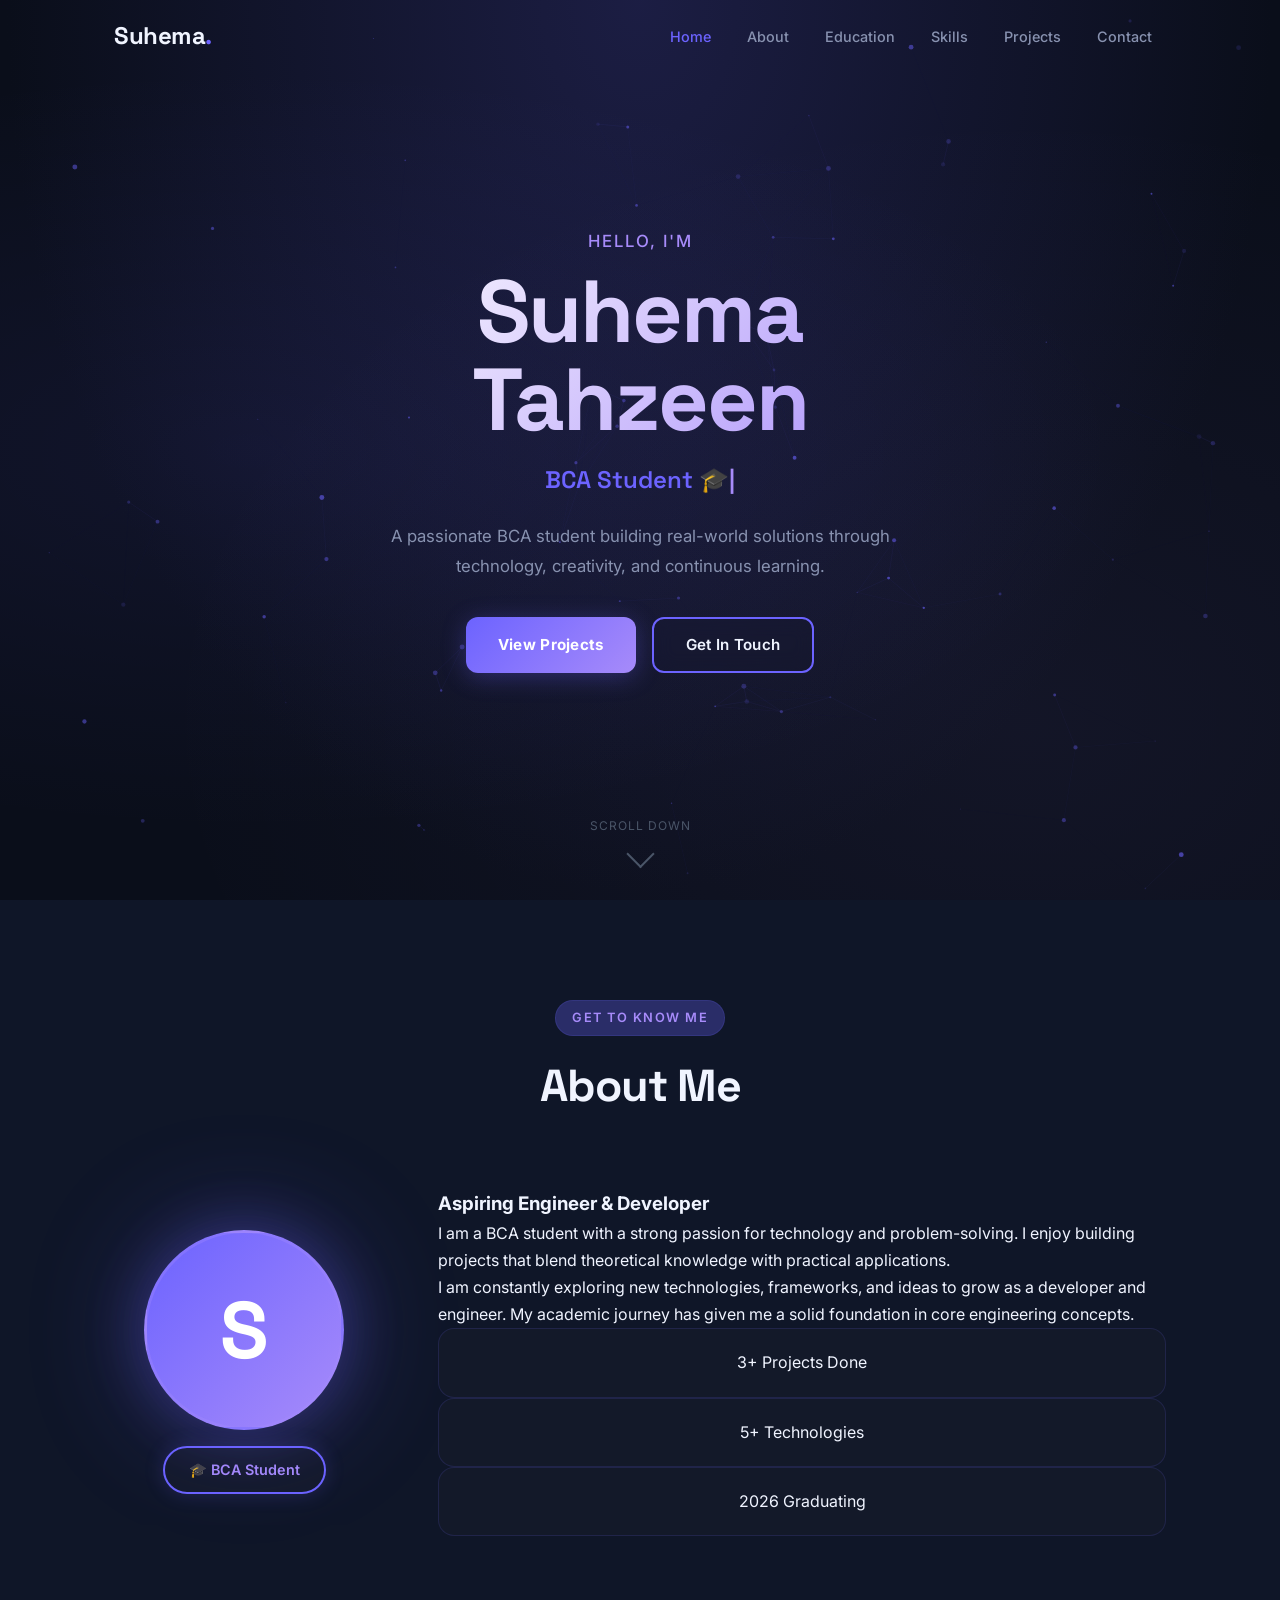
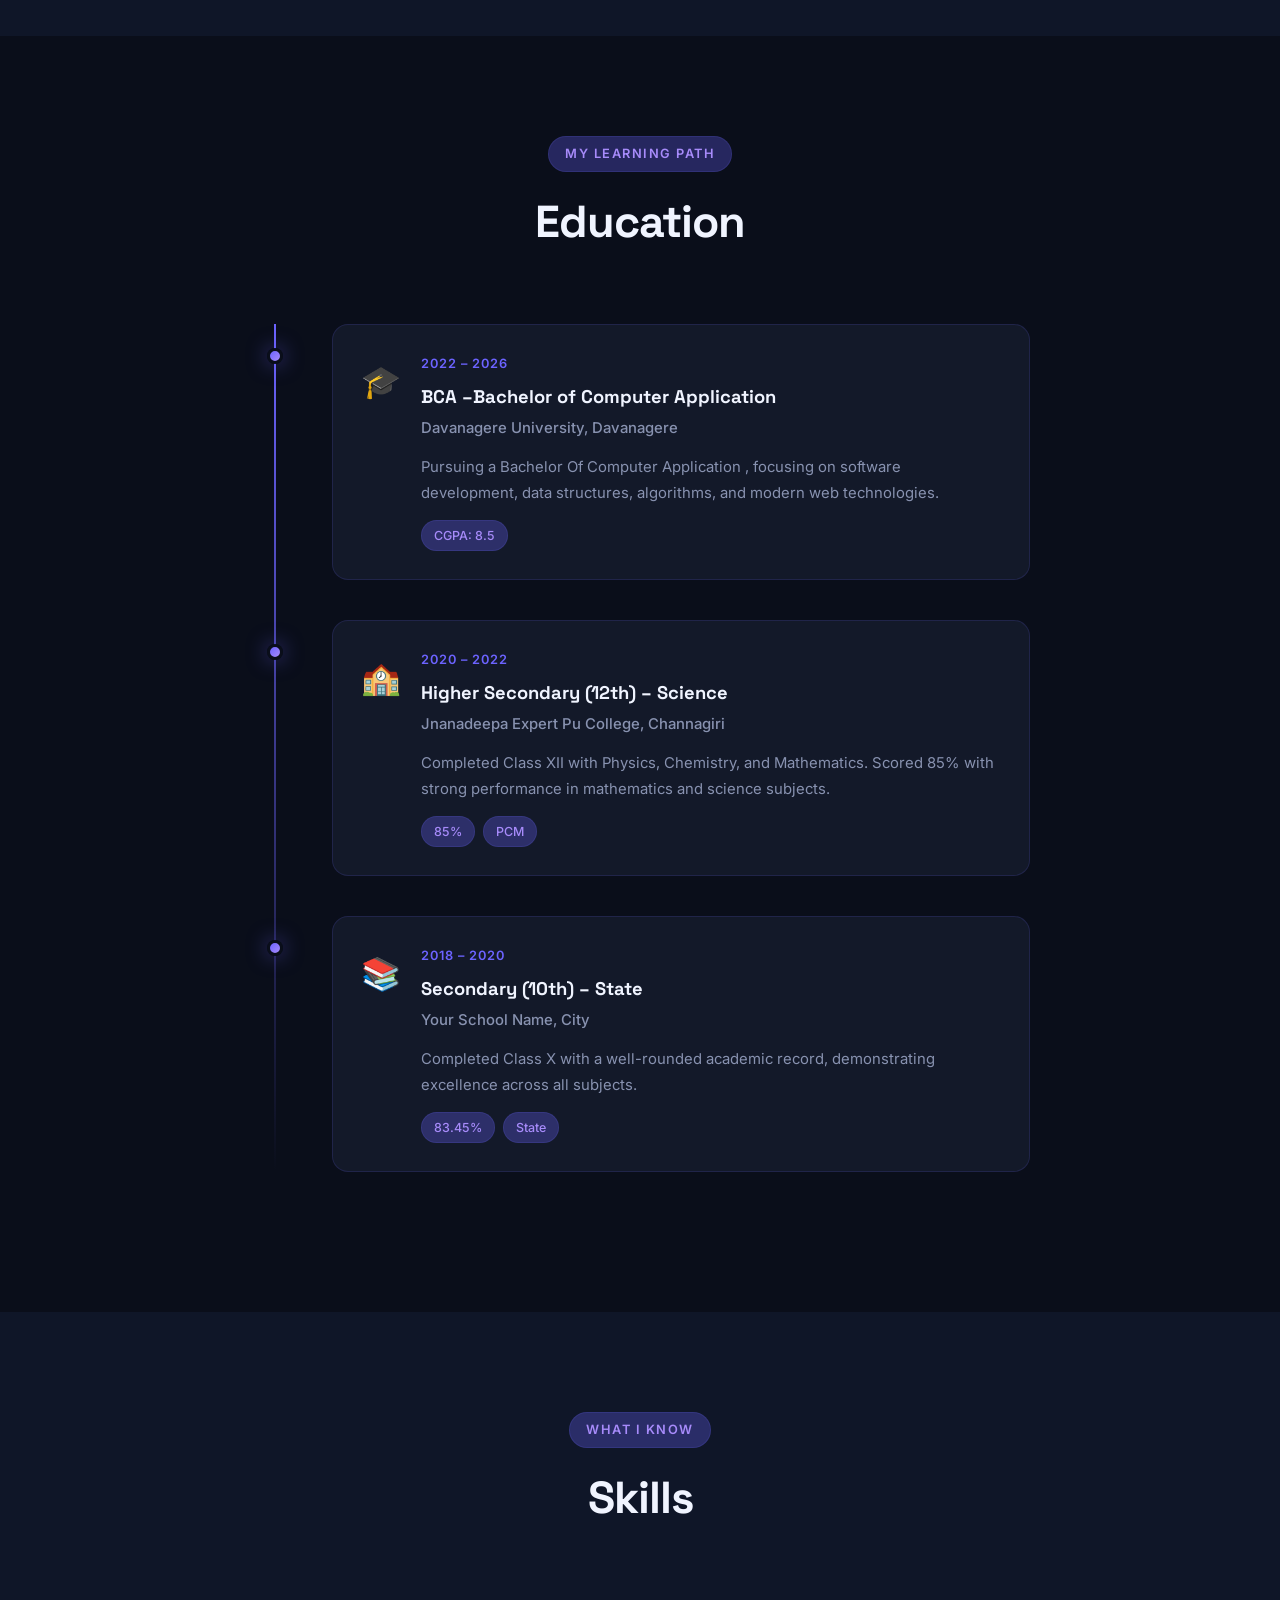
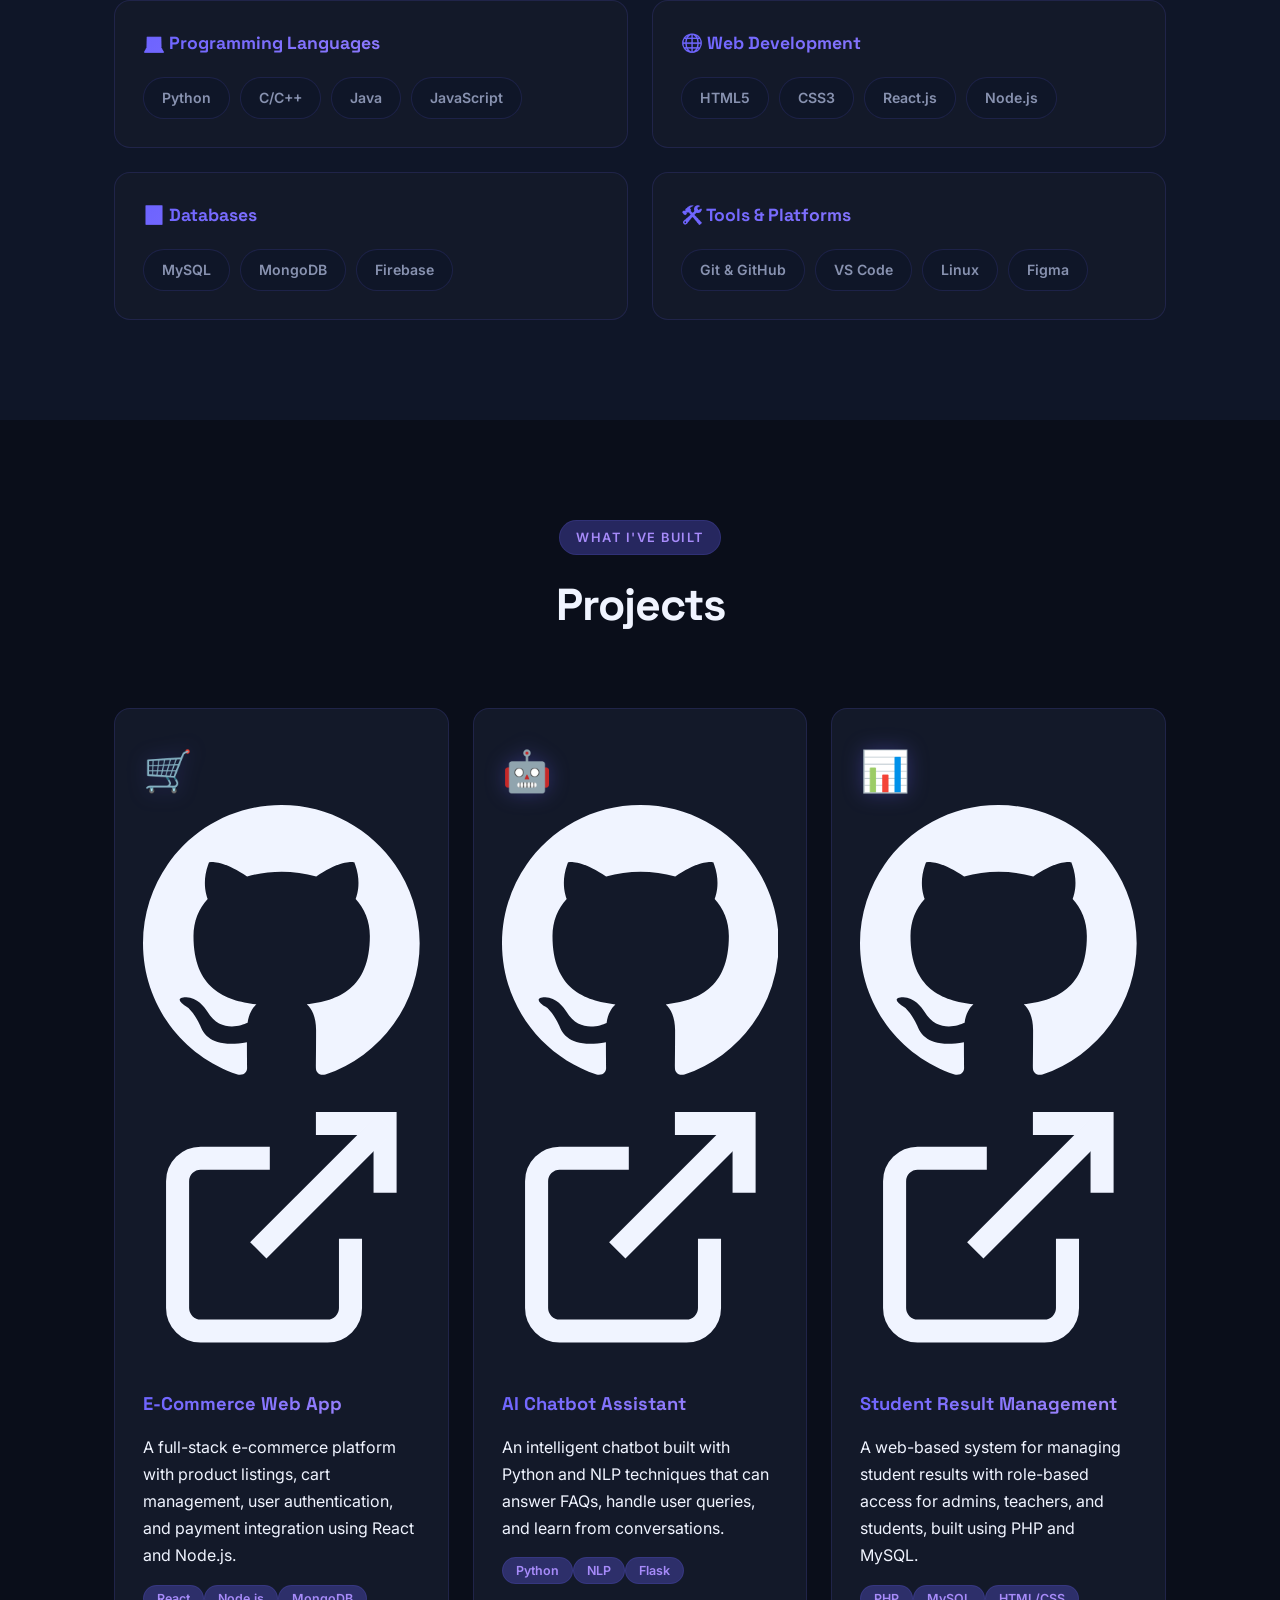
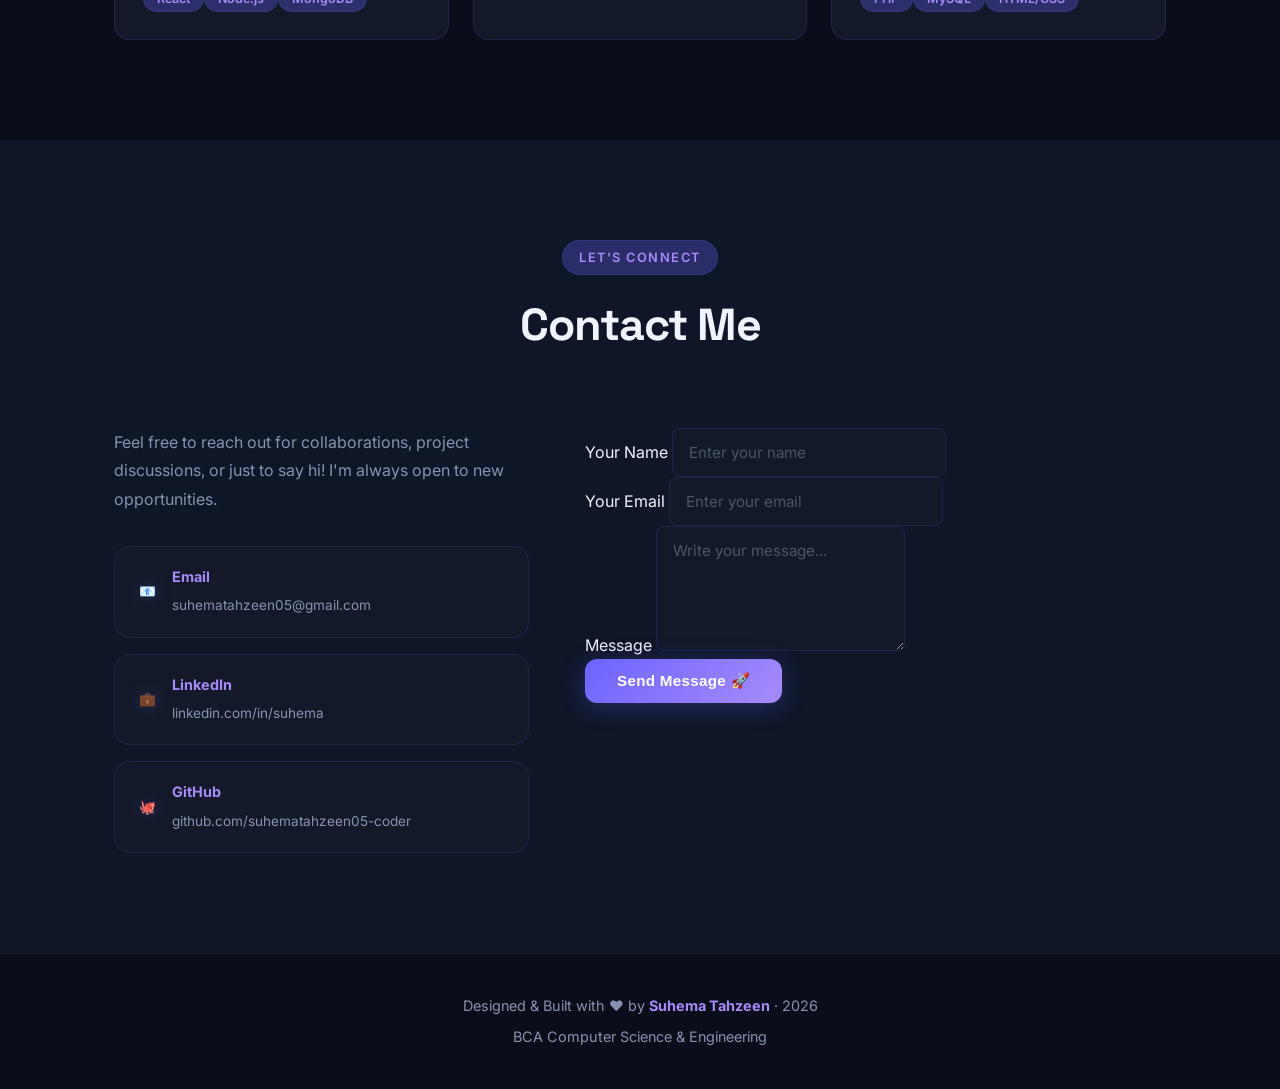
<file: index.html>
<!DOCTYPE html>
<html lang="en">
<head>
  <meta charset="UTF-8" />
  <meta name="viewport" content="width=device-width, initial-scale=1.0" />
  <title>Suhema Tahzeen | BCA Portfolio</title>
  <meta name="description" content="BCA student portfolio showcasing academic history, projects, and skills." />
  <link rel="preconnect" href="https://fonts.googleapis.com" />
  <link rel="preconnect" href="https://fonts.gstatic.com" crossorigin />
  <link href="https://fonts.googleapis.com/css2?family=Inter:wght@300;400;500;600;700;800&family=Space+Grotesk:wght@400;500;600;700&display=swap" rel="stylesheet" />
  <link rel="stylesheet" href="style.css" />
</head>
<body>

  <!-- NAV -->
  <nav id="navbar">
    <div class="nav-container">
      <a href="#home" class="nav-logo">Suhema<span>.</span></a>
      <ul class="nav-links">
        <li><a href="#home">Home</a></li>
        <li><a href="#about">About</a></li>
        <li><a href="#education">Education</a></li>
        <li><a href="#skills">Skills</a></li>
        <li><a href="#projects">Projects</a></li>
        <li><a href="#contact">Contact</a></li>
      </ul>
      <button class="hamburger" id="hamburger" aria-label="Toggle menu">
        <span></span><span></span><span></span>
      </button>
    </div>
  </nav>

  <!-- HERO -->
  <section id="home" class="hero">
    <div class="hero-bg-overlay"></div>
    <canvas id="particles-canvas"></canvas>
    <div class="hero-content">
      <p class="hero-greeting">Hello, I'm</p>
      <h1 class="hero-name">Suhema Tahzeen</h1>
      <div class="hero-typewriter">
        <span id="typewriter-text"></span><span class="cursor">|</span>
      </div>
      <p class="hero-desc">A passionate BCA student building real-world solutions through technology, creativity, and continuous learning.</p>
      <div class="hero-buttons">
        <a href="#projects" class="btn btn-primary">View Projects</a>
        <a href="#contact" class="btn btn-outline">Get In Touch</a>
      </div>
    </div>
    <div class="hero-scroll-indicator">
      <span>Scroll Down</span>
      <div class="scroll-arrow"></div>
    </div>
  </section>

  <!-- ABOUT -->
  <section id="about" class="section about-section">
    <div class="container">
      <div class="section-header">
        <span class="section-tag">Get To Know Me</span>
        <h2 class="section-title">About Me</h2>
      </div>
      <div class="about-grid">
        <div class="about-avatar-wrapper">
          <div class="about-avatar">
            <div class="avatar-initials">S</div>
          </div>
          <div class="about-badge">🎓 BCA Student</div>
        </div>
        <div class="about-text">
          <h3>Aspiring Engineer &amp; Developer</h3>
          <p>I am a BCA student with a strong passion for technology and problem-solving. I enjoy building projects that blend theoretical knowledge with practical applications.</p>
          <p>I am constantly exploring new technologies, frameworks, and ideas to grow as a developer and engineer. My academic journey has given me a solid foundation in core engineering concepts.</p>
          <div class="about-stats">
            <div class="stat-card">
              <span class="stat-num">3+</span>
              <span class="stat-label">Projects Done</span>
            </div>
            <div class="stat-card">
              <span class="stat-num">5+</span>
              <span class="stat-label">Technologies</span>
            </div>
            <div class="stat-card">
              <span class="stat-num">2026</span>
              <span class="stat-label">Graduating</span>
            </div>
          </div>
        </div>
      </div>
    </div>
  </section>

  <!-- EDUCATION -->
  <section id="education" class="section education-section">
    <div class="container">
      <div class="section-header">
        <span class="section-tag">My Learning Path</span>
        <h2 class="section-title">Education</h2>
      </div>
      <div class="timeline">
        <div class="timeline-item" data-aos>
          <div class="timeline-dot"></div>
          <div class="timeline-card">
            <div class="timeline-icon">🎓</div>
            <div class="timeline-content">
              <span class="timeline-year">2022 – 2026</span>
              <h3>BCA –Bachelor of Computer Application</h3>
              <p class="timeline-institute">Davanagere University, Davanagere</p>
              <p>Pursuing a Bachelor Of Computer Application , focusing on software development, data structures, algorithms, and modern web technologies.</p>
              <div class="timeline-tags">
                <span>CGPA: 8.5</span>
              </div>
            </div>
          </div>
        </div>
        <div class="timeline-item" data-aos>
          <div class="timeline-dot"></div>
          <div class="timeline-card">
            <div class="timeline-icon">🏫</div>
            <div class="timeline-content">
              <span class="timeline-year">2020 – 2022</span>
              <h3>Higher Secondary (12th) – Science</h3>
              <p class="timeline-institute">Jnanadeepa Expert Pu College, Channagiri</p>
              <p>Completed Class XII with Physics, Chemistry, and Mathematics. Scored 85% with strong performance in mathematics and science subjects.</p>
              <div class="timeline-tags">
                <span>85%</span>
                <span>PCM</span>
              </div>
            </div>
          </div>
        </div>
        <div class="timeline-item" data-aos>
          <div class="timeline-dot"></div>
          <div class="timeline-card">
            <div class="timeline-icon">📚</div>
            <div class="timeline-content">
              <span class="timeline-year">2018 – 2020</span>
              <h3>Secondary (10th) – State</h3>
              <p class="timeline-institute">Your School Name, City</p>
              <p>Completed Class X with a well-rounded academic record, demonstrating excellence across all subjects.</p>
              <div class="timeline-tags">
                <span>83.45%</span>
                <span>State</span>
              </div>
            </div>
          </div>
        </div>
      </div>
    </div>
  </section>

  <!-- SKILLS -->
  <section id="skills" class="section skills-section">
    <div class="container">
      <div class="section-header">
        <span class="section-tag">What I Know</span>
        <h2 class="section-title">Skills</h2>
      </div>
      <div class="skills-grid">
        <div class="skill-category">
          <h3>💻 Programming Languages</h3>
          <div class="skill-pills">
            <span class="pill">Python</span>
            <span class="pill">C/C++</span>
            <span class="pill">Java</span>
            <span class="pill">JavaScript</span>
          </div>
        </div>
        <div class="skill-category">
          <h3>🌐 Web Development</h3>
          <div class="skill-pills">
            <span class="pill">HTML5</span>
            <span class="pill">CSS3</span>
            <span class="pill">React.js</span>
            <span class="pill">Node.js</span>
          </div>
        </div>
        <div class="skill-category">
          <h3>🗄️ Databases</h3>
          <div class="skill-pills">
            <span class="pill">MySQL</span>
            <span class="pill">MongoDB</span>
            <span class="pill">Firebase</span>
          </div>
        </div>
        <div class="skill-category">
          <h3>🛠️ Tools &amp; Platforms</h3>
          <div class="skill-pills">
            <span class="pill">Git &amp; GitHub</span>
            <span class="pill">VS Code</span>
            <span class="pill">Linux</span>
            <span class="pill">Figma</span>
          </div>
        </div>
      </div>
    </div>
  </section>

  <!-- PROJECTS -->
  <section id="projects" class="section projects-section">
    <div class="container">
      <div class="section-header">
        <span class="section-tag">What I've Built</span>
        <h2 class="section-title">Projects</h2>
      </div>
      <div class="projects-grid">

        <div class="project-card" data-aos>
          <div class="project-card-top">
            <div class="project-icon">🛒</div>
            <div class="project-links">
              <a href="#" class="project-link" title="GitHub">
                <svg viewBox="0 0 24 24" fill="currentColor"><path d="M12 0C5.37 0 0 5.37 0 12c0 5.31 3.435 9.795 8.205 11.385.6.105.825-.255.825-.57 0-.285-.015-1.23-.015-2.235-3.015.555-3.795-.735-4.035-1.41-.135-.345-.72-1.41-1.23-1.695-.42-.225-1.02-.78-.015-.795.945-.015 1.62.87 1.845 1.23 1.08 1.815 2.805 1.305 3.495.99.105-.78.42-1.305.765-1.605-2.67-.3-5.46-1.335-5.46-5.925 0-1.305.465-2.385 1.23-3.225-.12-.3-.54-1.53.12-3.18 0 0 1.005-.315 3.3 1.23.96-.27 1.98-.405 3-.405s2.04.135 3 .405c2.295-1.56 3.3-1.23 3.3-1.23.66 1.65.24 2.88.12 3.18.765.84 1.23 1.905 1.23 3.225 0 4.605-2.805 5.625-5.475 5.925.435.375.81 1.095.81 2.22 0 1.605-.015 2.895-.015 3.3 0 .315.225.69.825.57A12.02 12.02 0 0024 12c0-6.63-5.37-12-12-12z"/></svg>
              </a>
              <a href="#" class="project-link" title="Live Demo">
                <svg viewBox="0 0 24 24" fill="none" stroke="currentColor" stroke-width="2"><path d="M18 13v6a2 2 0 01-2 2H5a2 2 0 01-2-2V8a2 2 0 012-2h6"/><polyline points="15 3 21 3 21 9"/><line x1="10" y1="14" x2="21" y2="3"/></svg>
              </a>
            </div>
          </div>
          <h3 class="project-title">E-Commerce Web App</h3>
          <p class="project-desc">A full-stack e-commerce platform with product listings, cart management, user authentication, and payment integration using React and Node.js.</p>
          <div class="project-tags">
            <span>React</span><span>Node.js</span><span>MongoDB</span>
          </div>
        </div>

        <div class="project-card" data-aos>
          <div class="project-card-top">
            <div class="project-icon">🤖</div>
            <div class="project-links">
              <a href="#" class="project-link" title="GitHub">
                <svg viewBox="0 0 24 24" fill="currentColor"><path d="M12 0C5.37 0 0 5.37 0 12c0 5.31 3.435 9.795 8.205 11.385.6.105.825-.255.825-.57 0-.285-.015-1.23-.015-2.235-3.015.555-3.795-.735-4.035-1.41-.135-.345-.72-1.41-1.23-1.695-.42-.225-1.02-.78-.015-.795.945-.015 1.62.87 1.845 1.23 1.08 1.815 2.805 1.305 3.495.99.105-.78.42-1.305.765-1.605-2.67-.3-5.46-1.335-5.46-5.925 0-1.305.465-2.385 1.23-3.225-.12-.3-.54-1.53.12-3.18 0 0 1.005-.315 3.3 1.23.96-.27 1.98-.405 3-.405s2.04.135 3 .405c2.295-1.56 3.3-1.23 3.3-1.23.66 1.65.24 2.88.12 3.18.765.84 1.23 1.905 1.23 3.225 0 4.605-2.805 5.625-5.475 5.925.435.375.81 1.095.81 2.22 0 1.605-.015 2.895-.015 3.3 0 .315.225.69.825.57A12.02 12.02 0 0024 12c0-6.63-5.37-12-12-12z"/></svg>
              </a>
              <a href="#" class="project-link" title="Live Demo">
                <svg viewBox="0 0 24 24" fill="none" stroke="currentColor" stroke-width="2"><path d="M18 13v6a2 2 0 01-2 2H5a2 2 0 01-2-2V8a2 2 0 012-2h6"/><polyline points="15 3 21 3 21 9"/><line x1="10" y1="14" x2="21" y2="3"/></svg>
              </a>
            </div>
          </div>
          <h3 class="project-title">AI Chatbot Assistant</h3>
          <p class="project-desc">An intelligent chatbot built with Python and NLP techniques that can answer FAQs, handle user queries, and learn from conversations.</p>
          <div class="project-tags">
            <span>Python</span><span>NLP</span><span>Flask</span>
          </div>
        </div>

        <div class="project-card" data-aos>
          <div class="project-card-top">
            <div class="project-icon">📊</div>
            <div class="project-links">
              <a href="#" class="project-link" title="GitHub">
                <svg viewBox="0 0 24 24" fill="currentColor"><path d="M12 0C5.37 0 0 5.37 0 12c0 5.31 3.435 9.795 8.205 11.385.6.105.825-.255.825-.57 0-.285-.015-1.23-.015-2.235-3.015.555-3.795-.735-4.035-1.41-.135-.345-.72-1.41-1.23-1.695-.42-.225-1.02-.78-.015-.795.945-.015 1.62.87 1.845 1.23 1.08 1.815 2.805 1.305 3.495.99.105-.78.42-1.305.765-1.605-2.67-.3-5.46-1.335-5.46-5.925 0-1.305.465-2.385 1.23-3.225-.12-.3-.54-1.53.12-3.18 0 0 1.005-.315 3.3 1.23.96-.27 1.98-.405 3-.405s2.04.135 3 .405c2.295-1.56 3.3-1.23 3.3-1.23.66 1.65.24 2.88.12 3.18.765.84 1.23 1.905 1.23 3.225 0 4.605-2.805 5.625-5.475 5.925.435.375.81 1.095.81 2.22 0 1.605-.015 2.895-.015 3.3 0 .315.225.69.825.57A12.02 12.02 0 0024 12c0-6.63-5.37-12-12-12z"/></svg>
              </a>
              <a href="#" class="project-link" title="Live Demo">
                <svg viewBox="0 0 24 24" fill="none" stroke="currentColor" stroke-width="2"><path d="M18 13v6a2 2 0 01-2 2H5a2 2 0 01-2-2V8a2 2 0 012-2h6"/><polyline points="15 3 21 3 21 9"/><line x1="10" y1="14" x2="21" y2="3"/></svg>
              </a>
            </div>
          </div>
          <h3 class="project-title">Student Result Management</h3>
          <p class="project-desc">A web-based system for managing student results with role-based access for admins, teachers, and students, built using PHP and MySQL.</p>
          <div class="project-tags">
            <span>PHP</span><span>MySQL</span><span>HTML/CSS</span>
          </div>
        </div>

      </div>
    </div>
  </section>

  <!-- CONTACT -->
  <section id="contact" class="section contact-section">
    <div class="container">
      <div class="section-header">
        <span class="section-tag">Let's Connect</span>
        <h2 class="section-title">Contact Me</h2>
      </div>
      <div class="contact-grid">
        <div class="contact-info">
          <p>Feel free to reach out for collaborations, project discussions, or just to say hi! I'm always open to new opportunities.</p>
          <div class="contact-items">
            <a href="mailto:suhematahzeen05@gmail.com" class="contact-item" id="contact-email">
              <span class="contact-item-icon">📧</span>
              <div>
                <strong>Email</strong>
                <span>suhematahzeen05@gmail.com</span>
              </div>
            </a>
            <a href="https://linkedin.com/in/suhema" target="_blank" class="contact-item" id="contact-linkedin">
              <span class="contact-item-icon">💼</span>
              <div>
                <strong>LinkedIn</strong>
                <span>linkedin.com/in/suhema</span>
              </div>
            </a>
            <a href="https://github.com/suhema" target="_blank" class="contact-item" id="contact-github">
              <span class="contact-item-icon">🐙</span>
              <div>
                <strong>GitHub</strong>
                <span>github.com/suhematahzeen05-coder</span>
              </div>
            </a>
          </div>
        </div>
        <form class="contact-form" id="contact-form">
          <div class="form-group">
            <label for="name">Your Name</label>
            <input type="text" id="name" name="name" placeholder="Enter your name" required />
          </div>
          <div class="form-group">
            <label for="email">Your Email</label>
            <input type="email" id="email" name="email" placeholder="Enter your email" required />
          </div>
          <div class="form-group">
            <label for="message">Message</label>
            <textarea id="message" name="message" rows="5" placeholder="Write your message..." required></textarea>
          </div>
          <button type="submit" class="btn btn-primary" id="submit-btn">Send Message 🚀</button>
          <p class="form-success" id="form-success">✅ Message sent! I'll get back to you soon.</p>
        </form>
      </div>
    </div>
  </section>

  <!-- FOOTER -->
  <footer class="footer">
    <div class="container">
      <p>Designed &amp; Built with ❤️ by <strong>Suhema Tahzeen</strong> · 2026</p>
      <p class="footer-sub">BCA Computer Science &amp; Engineering</p>
    </div>
  </footer>

  <script src="script.js"></script>
</body>
</html>
</file>
<file: style.css>
/* ==================== ROOT & RESET ==================== */
:root {
  --bg-primary: #0a0e1a;
  --bg-secondary: #0f1628;
  --bg-card: #131929;
  --bg-card-hover: #1a2236;
  --accent: #6c63ff;
  --accent-2: #a78bfa;
  --accent-3: #ff6b9d;
  --accent-glow: rgba(108, 99, 255, 0.3);
  --accent-glow-strong: rgba(108, 99, 255, 0.5);
  --text-primary: #f0f4ff;
  --text-secondary: #8892b0;
  --text-muted: #4a5568;
  --border: rgba(108, 99, 255, 0.15);
  --border-light: rgba(255,255,255,0.06);
  --gradient: linear-gradient(135deg, #6c63ff, #a78bfa);
  --gradient-alt: linear-gradient(135deg, #ff6b9d, #a78bfa);
  --gradient-glow: linear-gradient(135deg, rgba(108,99,255,0.2), rgba(167,139,250,0.2));
  --font-main: 'Inter', sans-serif;
  --font-display: 'Space Grotesk', sans-serif;
  --radius: 16px;
  --radius-sm: 8px;
  --shadow: 0 8px 32px rgba(0,0,0,0.4);
  --shadow-card: 0 4px 24px rgba(0,0,0,0.3);
  --shadow-glow: 0 0 30px rgba(108, 99, 255, 0.4);
  --transition: all 0.3s cubic-bezier(0.4,0,0.2,1);
  --transition-smooth: all 0.4s cubic-bezier(0.25, 0.46, 0.45, 0.94);
}

*, *::before, *::after { box-sizing: border-box; margin: 0; padding: 0; }

html { scroll-behavior: smooth; }

body {
  font-family: var(--font-main);
  background: var(--bg-primary);
  color: var(--text-primary);
  line-height: 1.7;
  overflow-x: hidden;
}

a { text-decoration: none; color: inherit; }
ul { list-style: none; }
img { max-width: 100%; }

.container {
  max-width: 1100px;
  margin: 0 auto;
  padding: 0 24px;
}

/* ==================== SCROLLBAR ==================== */
::-webkit-scrollbar { width: 6px; }
::-webkit-scrollbar-track { background: var(--bg-primary); }
::-webkit-scrollbar-thumb { background: var(--accent); border-radius: 3px; }

/* ==================== NAVBAR ==================== */
#navbar {
  position: fixed;
  top: 0; left: 0; right: 0;
  z-index: 1000;
  padding: 16px 0;
  transition: var(--transition);
  background: transparent;
}

#navbar.scrolled {
  background: rgba(10, 14, 26, 0.92);
  backdrop-filter: blur(16px);
  border-bottom: 1px solid var(--border);
  padding: 12px 0;
  box-shadow: 0 4px 24px rgba(0,0,0,0.3);
}

.nav-container {
  max-width: 1100px;
  margin: 0 auto;
  padding: 0 24px;
  display: flex;
  align-items: center;
  justify-content: space-between;
}

.nav-logo {
  font-family: var(--font-display);
  font-size: 1.5rem;
  font-weight: 700;
  color: var(--text-primary);
  letter-spacing: -0.5px;
}
.nav-logo span { color: var(--accent); }

.nav-links {
  display: flex;
  gap: 8px;
}
.nav-links a {
  padding: 8px 14px;
  border-radius: 8px;
  font-size: 0.9rem;
  font-weight: 500;
  color: var(--text-secondary);
  transition: var(--transition);
}
.nav-links a:hover {
  color: var(--text-primary);
  background: var(--border);
}

.hamburger {
  display: none;
  flex-direction: column;
  gap: 5px;
  background: none;
  border: none;
  cursor: pointer;
  padding: 4px;
}
.hamburger span {
  display: block;
  width: 24px;
  height: 2px;
  background: var(--text-primary);
  border-radius: 2px;
  transition: var(--transition);
}

/* ==================== BUTTONS ==================== */
.btn {
  display: inline-flex;
  align-items: center;
  gap: 8px;
  padding: 13px 32px;
  border-radius: 12px;
  font-size: 0.95rem;
  font-weight: 600;
  cursor: pointer;
  border: none;
  transition: var(--transition-smooth);
  letter-spacing: 0.3px;
  position: relative;
  overflow: hidden;
}
.btn::before {
  content: '';
  position: absolute;
  inset: 0;
  background: linear-gradient(45deg, transparent 30%, rgba(255,255,255,0.1), transparent 70%);
  transform: translateX(-100%);
  transition: transform 0.6s;
  z-index: 1;
}
.btn:hover::before {
  transform: translateX(100%);
}
.btn > * {
  position: relative;
  z-index: 2;
}
.btn-primary {
  background: var(--gradient);
  color: #fff;
  box-shadow: 0 4px 25px var(--accent-glow);
  font-weight: 700;
}
.btn-primary:hover {
  transform: translateY(-3px) scale(1.02);
  box-shadow: 0 12px 45px var(--accent-glow-strong);
}
.btn-outline {
  background: transparent;
  color: var(--text-primary);
  border: 2px solid var(--accent);
  backdrop-filter: blur(10px);
}
.btn-outline:hover {
  border-color: var(--accent-2);
  color: var(--accent-2);
  background: var(--accent-glow);
  box-shadow: 0 8px 35px var(--accent-glow-strong);
  transform: translateY(-3px) scale(1.02);
}

/* ==================== HERO ==================== */
.hero {
  min-height: 100vh;
  position: relative;
  display: flex;
  align-items: center;
  justify-content: center;
  text-align: center;
  overflow: hidden;
  background: radial-gradient(ellipse at 50% 0%, rgba(108,99,255,0.18) 0%, var(--bg-primary) 70%);
}

.hero-bg-overlay {
  position: absolute;
  inset: 0;
  background:
    radial-gradient(ellipse at 20% 50%, rgba(108,99,255,0.08) 0%, transparent 60%),
    radial-gradient(ellipse at 80% 80%, rgba(167,139,250,0.06) 0%, transparent 60%);
}

#particles-canvas {
  position: absolute;
  inset: 0;
  width: 100%; height: 100%;
  pointer-events: none;
}

.hero-content {
  position: relative;
  z-index: 2;
  max-width: 720px;
  padding: 0 24px;
}

.hero-greeting {
  font-size: 1.05rem;
  color: var(--accent-2);
  letter-spacing: 2px;
  text-transform: uppercase;
  margin-bottom: 12px;
  font-weight: 500;
}

.hero-name {
  font-family: var(--font-display);
  font-size: clamp(3rem, 8vw, 5.5rem);
  font-weight: 800;
  letter-spacing: -2px;
  line-height: 1;
  background: linear-gradient(135deg, #fff 0%, var(--accent-2) 100%);
  -webkit-background-clip: text;
  -webkit-text-fill-color: transparent;
  background-clip: text;
  margin-bottom: 16px;
}

.hero-typewriter {
  font-size: clamp(1.1rem, 3vw, 1.5rem);
  color: var(--accent);
  font-weight: 600;
  margin-bottom: 20px;
  min-height: 2rem;
  font-family: var(--font-display);
}

.cursor {
  animation: blink 1s step-end infinite;
  color: var(--accent-2);
}
@keyframes blink { 50% { opacity: 0; } }

.hero-desc {
  font-size: 1.05rem;
  color: var(--text-secondary);
  max-width: 540px;
  margin: 0 auto 36px;
  line-height: 1.8;
}

.hero-buttons {
  display: flex;
  gap: 16px;
  justify-content: center;
  flex-wrap: wrap;
}

.hero-scroll-indicator {
  position: absolute;
  bottom: 36px;
  left: 50%;
  transform: translateX(-50%);
  display: flex;
  flex-direction: column;
  align-items: center;
  gap: 8px;
  color: var(--text-muted);
  font-size: 0.75rem;
  letter-spacing: 1px;
  text-transform: uppercase;
  z-index: 2;
}
.scroll-arrow {
  width: 20px; height: 20px;
  border-right: 2px solid var(--text-muted);
  border-bottom: 2px solid var(--text-muted);
  transform: rotate(45deg);
  animation: scrollBounce 1.5s infinite;
}
@keyframes scrollBounce {
  0%, 100% { transform: rotate(45deg) translateY(0); }
  50% { transform: rotate(45deg) translateY(6px); }
}

/* ==================== SECTIONS ==================== */
.section { padding: 100px 0; }

.section-header {
  text-align: center;
  margin-bottom: 64px;
}
.section-tag {
  display: inline-block;
  padding: 6px 16px;
  background: var(--accent-glow);
  border: 1px solid var(--border);
  border-radius: 100px;
  color: var(--accent-2);
  font-size: 0.8rem;
  font-weight: 600;
  letter-spacing: 1.5px;
  text-transform: uppercase;
  margin-bottom: 12px;
}
.section-title {
  font-family: var(--font-display);
  font-size: clamp(2rem, 5vw, 2.8rem);
  font-weight: 700;
  letter-spacing: -1px;
  color: var(--text-primary);
}

/* ==================== ABOUT ==================== */
.about-section { background: var(--bg-secondary); }

.about-grid {
  display: grid;
  grid-template-columns: 260px 1fr;
  gap: 64px;
  align-items: center;
}

.about-avatar-wrapper {
  display: flex;
  flex-direction: column;
  align-items: center;
  gap: 16px;
}

.about-avatar {
  width: 200px; height: 200px;
  border-radius: 50%;
  background: var(--gradient);
  display: flex;
  align-items: center;
  justify-content: center;
  box-shadow: 0 0 60px var(--accent-glow), 0 0 120px var(--accent-glow);
  animation: float 5s ease-in-out infinite, pulse-glow 3s ease-in-out infinite;
  border: 3px solid rgba(167, 139, 250, 0.3);
  position: relative;
}
@keyframes float {
  0%, 100% { transform: translateY(0px) scale(1); }
  50% { transform: translateY(-15px) scale(1.02); }
}
@keyframes pulse-glow {
  0%, 100% { box-shadow: 0 0 60px var(--accent-glow), 0 0 120px var(--accent-glow); }
  50% { box-shadow: 0 0 80px var(--accent-glow-strong), 0 0 160px var(--accent-glow-strong); }
}
.avatar-initials {
  font-family: var(--font-display);
  font-size: 5rem;
  font-weight: 800;
  color: white;
}

.about-badge {
  padding: 10px 24px;
  background: var(--bg-card);
  border: 2px solid var(--accent);
  border-radius: 100px;
  font-size: 0.9rem;
  font-weight: 600;
  color: var(--accent-2);
  box-shadow: 0 0 20px rgba(108, 99, 255, 0.2);
  transaction: var(--transition);
}
.about-badge:hover {
  box-shadow: 0 0 40px rgba(108, 99, 255, 0.4);
}

.stat-card {
  flex: 1;
  min-width: 100px;
  background: var(--bg-card);
  border: 1px solid var(--border);
  border-radius: var(--radius);
  padding: 20px 16px;
  text-align: center;
  transition: var(--transition-smooth);
  position: relative;
  overflow: hidden;
}
.stat-card::before {
  content: '';
  position: absolute;
  inset: 0;
  background: var(--gradient-glow);
  opacity: 0;
  transition: opacity 0.3s ease;
  z-index: 0;
}
.stat-card:hover {
  border-color: var(--accent);
  transform: translateY(-6px);
  box-shadow: 0 12px 40px var(--accent-glow-strong);
}
.stat-card:hover::before {
  opacity: 0.5;
}
.stat-card > * {
  position: relative;
  z-index: 1;
}

/* ==================== EDUCATION / TIMELINE ==================== */
.education-section { background: var(--bg-primary); }

.timeline {
  position: relative;
  max-width: 780px;
  margin: 0 auto;
}
.timeline::before {
  content: '';
  position: absolute;
  left: 24px;
  top: 0; bottom: 0;
  width: 2px;
  background: linear-gradient(to bottom, var(--accent), transparent);
}

.timeline-item {
  display: flex;
  gap: 32px;
  margin-bottom: 40px;
  opacity: 0;
  transform: translateY(30px);
  transition: opacity 0.6s ease, transform 0.6s ease;
}
.timeline-item.visible {
  opacity: 1;
  transform: translateY(0);
}

.timeline-dot {
  position: relative;
  flex-shrink: 0;
  width: 50px;
  display: flex;
  justify-content: center;
}
.timeline-dot::before {
  content: '';
  width: 16px; height: 16px;
  background: var(--gradient);
  border: 3px solid var(--bg-primary);
  border-radius: 50%;
  box-shadow: 0 0 20px var(--accent-glow-strong);
  margin-top: 24px;
  animation: dot-pulse 2s ease-in-out infinite;
}
@keyframes dot-pulse {
  0%, 100% { transform: scale(1); box-shadow: 0 0 20px var(--accent-glow-strong); }
  50% { transform: scale(1.3); box-shadow: 0 0 40px var(--accent-glow-strong); }
}

.timeline-card {
  flex: 1;
  background: var(--bg-card);
  border: 1px solid var(--border);
  border-radius: var(--radius);
  padding: 28px;
  transition: var(--transition-smooth);
  display: flex;
  gap: 20px;
  position: relative;
  overflow: hidden;
}
.timeline-card::before {
  content: '';
  position: absolute;
  inset: 0;
  background: var(--gradient-glow);
  opacity: 0;
  transition: opacity 0.3s ease;
  z-index: 0;
}
.timeline-card:hover {
  border-color: var(--accent);
  box-shadow: 0 12px 40px var(--accent-glow-strong);
  transform: translateX(8px) translateY(-2px);
}
.timeline-card:hover::before {
  opacity: 0.6;
}
.timeline-card > * {
  position: relative;
  z-index: 1;
}
.timeline-icon {
  font-size: 2rem;
  flex-shrink: 0;
  margin-top: 2px;
}
.timeline-content { flex: 1; }
.timeline-year {
  font-size: 0.8rem;
  color: var(--accent);
  font-weight: 600;
  letter-spacing: 1px;
  text-transform: uppercase;
  margin-bottom: 6px;
  display: block;
}
.timeline-content h3 {
  font-family: var(--font-display);
  font-size: 1.15rem;
  font-weight: 700;
  color: var(--text-primary);
  margin-bottom: 4px;
}
.timeline-institute {
  font-size: 0.88rem;
  color: var(--accent-2);
  font-weight: 500;
  margin-bottom: 10px;
}
.timeline-content p {
  font-size: 0.93rem;
  color: var(--text-secondary);
  margin-bottom: 14px;
}
.timeline-tags {
  display: flex;
  gap: 8px;
  flex-wrap: wrap;
}
.timeline-tags span {
  padding: 4px 12px;
  background: var(--accent-glow);
  border: 1px solid var(--border);
  border-radius: 100px;
  font-size: 0.78rem;
  color: var(--accent-2);
  font-weight: 500;
}

/* ==================== SKILLS ==================== */
.skills-section { background: var(--bg-secondary); }

.skills-grid {
  display: grid;
  grid-template-columns: repeat(2, 1fr);
  gap: 24px;
}
.skill-category {
  background: var(--bg-card);
  border: 1px solid var(--border);
  border-radius: var(--radius);
  padding: 28px;
  transition: var(--transition-smooth);
  position: relative;
  overflow: hidden;
}
.skill-category::before {
  content: '';
  position: absolute;
  inset: 0;
  background: linear-gradient(135deg, transparent 0%, rgba(108, 99, 255, 0.1) 100%);
  opacity: 0;
  transition: opacity 0.3s ease;
  z-index: 0;
}
.skill-category:hover {
  border-color: var(--accent);
  box-shadow: 0 12px 40px var(--accent-glow-strong);
  transform: translateY(-6px);
}
.skill-category:hover::before {
  opacity: 1;
}
.skill-category > * {
  position: relative;
  z-index: 1;
}
.skill-category h3 {
  font-family: var(--font-display);
  font-size: 1.1rem;
  font-weight: 700;
  color: var(--text-primary);
  margin-bottom: 18px;
  background: var(--gradient);
  -webkit-background-clip: text;
  -webkit-text-fill-color: transparent;
  background-clip: text;
}
.skill-pills {
  display: flex;
  flex-wrap: wrap;
  gap: 10px;
}
.pill {
  padding: 8px 18px;
  background: var(--bg-secondary);
  border: 1.5px solid var(--border);
  border-radius: 100px;
  font-size: 0.88rem;
  color: var(--text-secondary);
  font-weight: 600;
  cursor: default;
  transition: var(--transition);
  position: relative;
  overflow: hidden;
}
.pill::before {
  content: '';
  position: absolute;
  inset: 0;
  background: var(--gradient);
  opacity: 0;
  transition: opacity 0.3s ease;
  z-index: 0;
}
.pill:hover {
  background: var(--accent-glow);
  border-color: var(--accent);
  color: var(--accent-2);
  transform: translateY(-2px) scale(1.05);
  box-shadow: 0 4px 15px var(--accent-glow);
}

/* ==================== PROJECTS ==================== */
.projects-section { background: var(--bg-primary); }

.projects-grid {
  display: grid;
  grid-template-columns: repeat(3, 1fr);
  gap: 24px;
}

.project-card {
  background: var(--bg-card);
  border: 1px solid var(--border);
  border-radius: var(--radius);
  padding: 28px;
  transition: var(--transition-smooth);
  opacity: 0;
  transform: translateY(30px);
  display: flex;
  flex-direction: column;
  gap: 14px;
  position: relative;
  overflow: hidden;
}
.project-card::before {
  content: '';
  position: absolute;
  inset: 0;
  background: linear-gradient(135deg, transparent, rgba(108, 99, 255, 0.15), transparent);
  opacity: 0;
  transition: opacity 0.4s ease;
  z-index: 0;
}
.project-card.visible {
  opacity: 1;
  transform: translateY(0);
}
.project-card:hover {
  border-color: var(--accent);
  box-shadow: 0 16px 50px var(--accent-glow-strong);
  transform: translateY(-10px) scale(1.02);
}
.project-card:hover::before {
  opacity: 1;
}
.project-card > * {
  position: relative;
  z-index: 1;
}

.project-icon { 
  font-size: 2.5rem;
  filter: drop-shadow(0 0 10px var(--accent-glow));
}

.project-title {
  font-family: var(--font-display);
  font-size: 1.15rem;
  font-weight: 800;
  color: var(--text-primary);
  background: var(--gradient);
  -webkit-background-clip: text;
  -webkit-text-fill-color: transparent;
  background-clip: text;
}

.project-tags span {
  padding: 5px 13px;
  background: var(--accent-glow);
  border: 1px solid var(--border);
  border-radius: 100px;
  font-size: 0.78rem;
  color: var(--accent-2);
  font-weight: 600;
  transition: var(--transition);
}
.project-tags span:hover {
  border-color: var(--accent);
  background: var(--accent-glow-strong);
}

/* ==================== CONTACT ==================== */
.contact-section { background: var(--bg-secondary); }

.contact-grid {
  display: grid;
  grid-template-columns: 1fr 1.4fr;
  gap: 56px;
  align-items: start;
}
.contact-info p {
  color: var(--text-secondary);
  font-size: 1rem;
  margin-bottom: 32px;
  line-height: 1.8;
}
.contact-items { display: flex; flex-direction: column; gap: 16px; }

.contact-item {
  display: flex;
  align-items: center;
  gap: 16px;
  padding: 18px 24px;
  background: var(--bg-card);
  border: 1.5px solid var(--border);
  border-radius: var(--radius);
  transition: var(--transition-smooth);
  position: relative;
  overflow: hidden;
  cursor: pointer;
}
.contact-item::before {
  content: '';
  position: absolute;
  inset: 0;
  background: var(--gradient-glow);
  opacity: 0;
  transition: opacity 0.3s ease;
  z-index: 0;
}
.contact-item:hover {
  border-color: var(--accent);
  box-shadow: 0 8px 30px var(--accent-glow-strong);
  transform: translateX(8px) translateY(-2px);
}
.contact-item:hover::before {
  opacity: 0.8;
}
.contact-item > * {
  position: relative;
  z-index: 1;
}
.contact-item-icon { 
  font-size: 1.8rem;
  filter: drop-shadow(0 0 8px var(--accent-glow));
}
.contact-item strong {
  display: block;
  font-size: 0.9rem;
  color: var(--accent-2);
  font-weight: 700;
  margin-bottom: 2px;
}
.contact-item span {
  font-size: 0.85rem;
  color: var(--text-secondary);
  transition: color 0.3s ease;
}
.contact-item:hover span {
  color: var(--text-primary);
}

.form-group input,
.form-group textarea {
  background: var(--bg-card);
  border: 1.5px solid var(--border);
  border-radius: var(--radius-sm);
  padding: 14px 16px;
  color: var(--text-primary);
  font-size: 0.95rem;
  font-family: var(--font-main);
  outline: none;
  transition: var(--transition);
  resize: vertical;
}
.form-group input:focus,
.form-group textarea:focus {
  border-color: var(--accent);
  box-shadow: 0 0 0 4px var(--accent-glow);
  background: var(--bg-card-hover);
  transform: translateY(-1px);
}
.form-group input::placeholder,
.form-group textarea::placeholder { color: var(--text-muted); }

.form-success {
  display: none;
  color: #4ade80;
  font-size: 0.9rem;
  font-weight: 500;
  text-align: center;
  padding: 12px;
  background: rgba(74, 222, 128, 0.1);
  border-radius: var(--radius-sm);
  border: 1px solid rgba(74, 222, 128, 0.2);
}

/* ==================== FOOTER ==================== */
.footer {
  background: var(--bg-primary);
  border-top: 1px solid var(--border-light);
  padding: 40px 0;
  text-align: center;
}
.footer p {
  color: var(--text-secondary);
  font-size: 0.9rem;
}
.footer strong { color: var(--accent-2); }
.footer-sub {
  color: var(--text-muted);
  font-size: 0.8rem;
  margin-top: 6px;
}

/* ==================== RESPONSIVE ==================== */
@media (max-width: 900px) {
  .about-grid { grid-template-columns: 1fr; text-align: center; }
  .about-avatar-wrapper { margin: 0 auto; }
  .about-stats { justify-content: center; }
  .projects-grid { grid-template-columns: 1fr 1fr; }
  .skills-grid { grid-template-columns: 1fr; }
  .contact-grid { grid-template-columns: 1fr; }
}

@media (max-width: 640px) {
  .nav-links { display: none; flex-direction: column; position: fixed; inset: 70px 0 0 0; background: rgba(10,14,26,0.98); padding: 32px; gap: 8px; }
  .nav-links.open { display: flex; }
  .hamburger { display: flex; }
  .projects-grid { grid-template-columns: 1fr; }
  .timeline::before { left: 14px; }
  .timeline-card { flex-direction: column; }
  .section { padding: 70px 0; }
}
</file>
